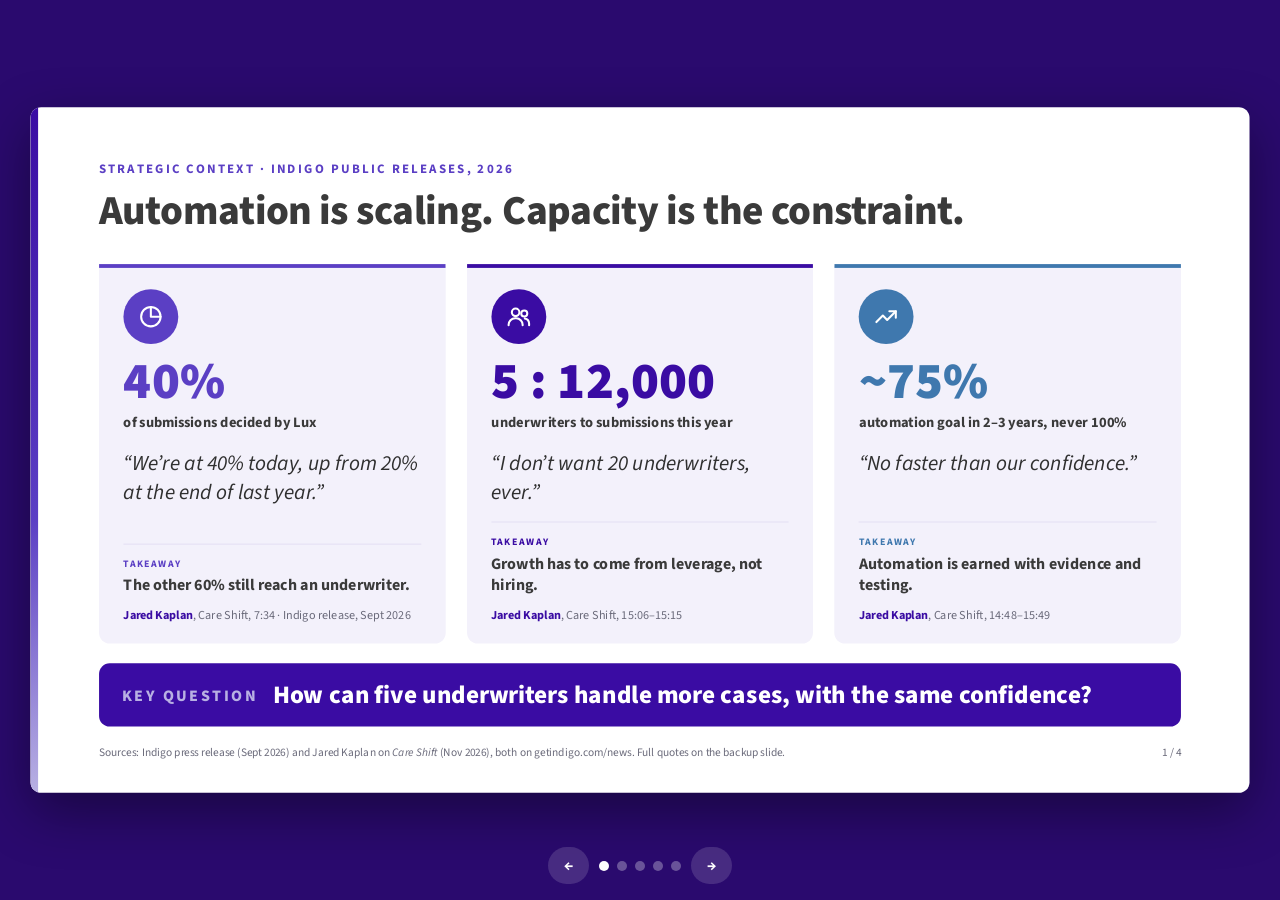
<file: docs/deck.html>
<!doctype html>
<html lang="en">
<head>
<meta charset="utf-8">
<meta name="viewport" content="width=device-width, initial-scale=1">
<title>Underwriter Exception Copilot</title>
<link rel="preconnect" href="https://fonts.googleapis.com">
<link href="https://fonts.googleapis.com/css2?family=Source+Sans+3:wght@400;600;700;800;900&display=swap" rel="stylesheet">
<style>
  :root{
    /* Palette matched to getindigo.com: deep violet CTAs, purple sections, lavender, sky blue, warm yellow, gray headings */
    --primary:#3A0CA3; --header:#3A3A3A; --purple:#5B3FC4; --lav:#B8B0E3; --lav50:#F3F1FB;
    --sky:#A9C9E8; --skydark:#3F78AE; --yellow:#F4C95D; --gold:#A87A0A;
    --ink:#2F2F2F; --muted:#6B6B7B; --line:#E7E4F2; --bg:#2A0A6E;
  }
  *{box-sizing:border-box}
  html,body{margin:0;height:100%;background:var(--bg);font-family:"Source Sans 3",system-ui,sans-serif;color:var(--ink)}
  .stage{position:fixed;inset:0;display:flex;align-items:center;justify-content:center}
  .deck{position:relative;width:1600px;height:900px;transform-origin:center;flex:none}
  .slide{position:absolute;inset:0;background:#fff;border-radius:14px;overflow:hidden;display:none;flex-direction:column;
         padding:70px 90px 54px;box-shadow:0 24px 70px rgba(0,0,0,.4)}
  .slide.active{display:flex}
  .slide::before{content:"";position:absolute;left:0;top:0;bottom:0;width:10px;background:linear-gradient(var(--primary),var(--purple) 60%,var(--lav))}
  .eyebrow{font-size:17px;font-weight:700;letter-spacing:.18em;text-transform:uppercase;color:var(--purple)}
  .headline{font-size:54px;line-height:1.08;font-weight:800;color:var(--header);margin:14px 0 0;letter-spacing:-.01em;max-width:1350px}
  .sub{font-size:25px;line-height:1.4;color:var(--muted);margin:18px 0 0;max-width:1250px}
  .foot{margin-top:auto;display:flex;justify-content:space-between;align-items:flex-end;gap:24px;font-size:15px;color:var(--muted)}
  .foot a{color:var(--primary);font-weight:700;text-decoration:none}
  .s1 .foot a{font-weight:600}

  /* slide 1 */
  .big3{display:grid;grid-template-columns:repeat(3,1fr);gap:28px;margin-top:34px}
  .card{border-top:5px solid var(--c);background:var(--lav50);border-radius:0 0 14px 14px;padding:22px 26px 22px}
  .card .lbl{font-size:15px;font-weight:800;letter-spacing:.16em;text-transform:uppercase;color:var(--c)}
  .card .val{font-size:30px;font-weight:800;line-height:1.15;color:var(--header);margin-top:10px}
  .card .txt{font-size:19px;line-height:1.4;color:var(--muted);margin-top:10px}
  .flow{margin-top:40px;display:grid;grid-template-columns:repeat(6,1fr);position:relative}
  .flow::before{content:"";position:absolute;top:32px;left:calc(100%/12);right:calc(100%/12);height:3px;background:var(--lav)}
  .step{position:relative;text-align:center;padding:0 8px}
  .step .n{width:66px;height:66px;border-radius:50%;margin:0 auto;background:var(--primary);color:#fff;font-size:20px;font-weight:800;
           display:flex;align-items:center;justify-content:center;position:relative;box-shadow:0 0 0 6px #fff}
  .step .t{font-size:19px;font-weight:800;color:var(--header);margin-top:8px;line-height:1.15}
  .step .d{font-size:15px;color:var(--muted);margin-top:0}
  .s1 .big3{margin-top:30px}
  .card .ci{width:52px;height:52px;border-radius:50%;background:var(--c);color:#fff;display:flex;align-items:center;justify-content:center;margin-bottom:12px}
  .s1 .card{padding:22px 28px 22px}
  .s1 .card .val{font-size:30px}
  .s1 .card .txt{font-size:19.5px}
  .s1 .flow{margin-top:auto}
  .s1 .foot{margin-top:40px}
  .flowline{text-align:center;margin-top:16px;font-size:20px;color:var(--header);font-weight:600}
  .flowline b{color:var(--primary);font-weight:800}
  .s1 .foot{margin-top:28px}
  /* slide 0: problem in their words */
  .q3{display:grid;grid-template-columns:repeat(3,1fr);gap:28px;margin-top:40px;flex:1}
  .qc{background:var(--lav50);border-top:5px solid var(--c);border-radius:0 0 14px 14px;padding:28px 32px 26px;display:flex;flex-direction:column}
  .qc .qi{width:72px;height:72px;border-radius:50%;background:var(--c);color:#fff;display:flex;align-items:center;justify-content:center;margin-bottom:16px}
  .qc .big{font-size:68px;font-weight:900;color:var(--c);line-height:1}
  .qc .cap{font-size:19px;font-weight:700;color:var(--header);margin-top:6px}
  .qc .quote{font-size:28px;line-height:1.36;color:var(--ink);margin:20px 0 20px;font-style:italic}
  .qc .so{margin-top:auto;padding-top:18px;border-top:1px solid #DDD8F0;font-size:21px;line-height:1.35;font-weight:700;color:var(--header)}
  .qc .so b{display:block;font-size:13px;letter-spacing:.16em;text-transform:uppercase;color:var(--c);margin-bottom:4px}
  .qc .who{padding-top:14px;font-size:16px;color:var(--muted)}
  .qc .who b{color:var(--primary)}
  .pstate{margin-top:26px;margin-bottom:24px;background:var(--primary);color:#fff;border-radius:14px;padding:22px 30px;display:flex;gap:20px;align-items:center}
  .pstate span{font-size:21px;font-weight:800;letter-spacing:.16em;text-transform:uppercase;color:var(--lav);white-space:nowrap}
  .pstate div{font-size:33px;font-weight:800;line-height:1.2}
  .loop{margin:14px auto 0;display:flex;align-items:center;gap:14px;background:var(--lav50);border:1px dashed var(--lav);border-radius:14px;padding:12px 24px;font-size:20.5px;line-height:1.3;color:var(--header);width:fit-content;max-width:100%}
  .loop b{color:var(--primary)}
  .loop .li{color:var(--primary);display:flex}
  .s1 .foot{margin-top:22px}
  /* slide 2 */
  .s2{display:grid;grid-template-columns:1fr 360px;gap:40px;margin-top:30px;flex:1;min-height:0;margin-bottom:22px}
  .video{background:#0f172a;border-radius:14px;overflow:hidden;display:flex}
  .video video{width:100%;height:100%;object-fit:contain;background:#0f172a}
  .proof{display:flex;flex-direction:column;gap:12px}
  .pt{background:var(--lav50);border-left:5px solid var(--c);border-radius:0 12px 12px 0;padding:16px 18px;cursor:pointer;transition:background .15s,transform .15s;flex:1;display:flex;flex-direction:column;justify-content:center}
  .pt:hover{background:#E9E5F8;transform:translateX(2px)}
  .pt b{display:flex;justify-content:space-between;font-size:15px;letter-spacing:.14em;text-transform:uppercase;color:var(--c)}
  .pt b span{letter-spacing:0;color:var(--muted);font-weight:600}
  .pt div{font-size:20px;line-height:1.3;font-weight:700;color:var(--header);margin-top:6px}
  .hint{font-size:14px;color:var(--muted)}

  /* slide 3 */
  .plan{display:grid;grid-template-columns:repeat(3,1fr);gap:28px;margin-top:40px}
  .ph{background:var(--lav50);border-top:5px solid var(--c);border-radius:0 0 14px 14px;padding:26px 30px 26px;display:flex;flex-direction:column}
    .ph .d{font-size:16px;font-weight:800;letter-spacing:.16em;text-transform:uppercase;color:var(--c)}
  .ph .o{font-size:31px;font-weight:900;line-height:1.1;color:var(--header);margin-top:8px}
  .ph ul{margin:18px 0 0;padding-left:20px;font-size:21px;line-height:1.4;color:var(--ink)}
  .ph li{margin:6px 0}
  .ph .x{margin-top:auto;padding-top:16px;border-top:1px solid #DDD8F0;font-size:17px;color:var(--muted)}
  .ph .x b{color:var(--c)}
  .mwrap{margin-top:auto;padding-top:34px}
  .mlabel{font-size:15px;font-weight:800;letter-spacing:.16em;text-transform:uppercase;color:var(--purple);margin-bottom:16px}
  .metrics{display:grid;grid-template-columns:repeat(4,1fr);gap:28px}
  .m{display:flex;align-items:center;gap:14px} .m .ic{flex:none;width:52px;height:52px;border-radius:50%;background:var(--primary);color:#fff;display:flex;align-items:center;justify-content:center}
  .m .k{font-size:13px;font-weight:800;letter-spacing:.14em;text-transform:uppercase;color:var(--purple)}
  .m .v{font-size:20px;line-height:1.2;font-weight:800;color:var(--header);margin-top:4px}
  .ask{margin-top:20px;background:var(--primary);color:#fff;border-radius:14px;padding:18px 26px;font-size:23px;font-weight:700;display:flex;gap:16px;align-items:center}
  .ask span{font-size:15px;font-weight:800;letter-spacing:.16em;color:var(--lav);text-transform:uppercase;white-space:nowrap}

  /* appendix */
  .src{display:grid;grid-template-columns:1fr 1fr;gap:28px;margin-top:36px;flex:1;margin-bottom:24px}
  .scol{display:flex;flex-direction:column;gap:22px}
  .scol .scard{flex:1}
  .scard{background:var(--lav50);border-top:5px solid var(--c);border-radius:0 0 14px 14px;padding:24px 28px}
  .scard .k{font-size:14px;font-weight:800;letter-spacing:.16em;text-transform:uppercase;color:var(--c)}
  .scard .t{font-size:26px;font-weight:800;color:var(--header);margin-top:6px}
  .scard .m{font-size:16px;color:var(--muted);margin-top:2px}
  .scard ul{list-style:none;margin:16px 0 0;padding:0}
  .scard li{display:flex;gap:14px;padding:9px 0;border-top:1px solid #DDD8F0;font-size:18.5px;line-height:1.35}
  .scard li:first-child{border-top:0}
  .scard .ts{flex:none;min-width:58px;font-weight:800;color:var(--primary);font-variant-numeric:tabular-nums}
  .scard a{color:var(--primary);font-weight:700;text-decoration:none;font-size:16px;display:inline-block;margin-top:14px}
  .nav{position:fixed;bottom:16px;left:50%;transform:translateX(-50%);display:flex;gap:10px;align-items:center;z-index:5}
  .nav button{border:0;background:rgba(255,255,255,.14);color:#fff;font:700 15px "Source Sans 3",sans-serif;border-radius:999px;padding:8px 16px;cursor:pointer}
  .nav button:hover{background:rgba(255,255,255,.26)}
  .dots{display:flex;gap:8px} .dot{width:10px;height:10px;border-radius:50%;background:rgba(255,255,255,.3);cursor:pointer} .dot.on{background:#fff}
  @media print{.nav{display:none}body{background:#fff}.stage{position:static;display:block}.deck{transform:none!important;height:auto}
    .slide{position:relative;display:flex!important;height:900px;page-break-after:always;box-shadow:none;border-radius:0}}
</style>
</head>
<body>
<div class="stage"><div class="deck" id="deck">

  <!-- 0 · The problem, in Indigo's words -->
  <section class="slide active">
    <div class="eyebrow">Strategic context · Indigo public releases, 2026</div>
    <div class="headline">Automation is scaling. Capacity is the constraint.</div>
    <div class="q3">
      <div class="qc" style="--c:var(--purple)">
        <div class="qi"><svg viewBox="0 0 24 24" width="34" height="34" fill="none" stroke="currentColor" stroke-width="1.9" stroke-linecap="round" stroke-linejoin="round" aria-hidden="true"><path d="M21 12A9 9 0 1 1 12 3"/><path d="M12 3a9 9 0 0 1 9 9h-9z"/></svg></div><div class="big">40%</div><div class="cap">of submissions decided by Lux</div>
        <div class="quote">“We’re at 40% today, up from 20% at the end of last year.”</div>
        <div class="so"><b>Takeaway</b>The other 60% still reach an underwriter.</div>
        <div class="who"><b>Jared Kaplan</b>, Care Shift, 7:34 · Indigo release, Sept 2026</div>
      </div>
      <div class="qc" style="--c:var(--primary)">
        <div class="qi"><svg viewBox="0 0 24 24" width="34" height="34" fill="none" stroke="currentColor" stroke-width="1.9" stroke-linecap="round" stroke-linejoin="round" aria-hidden="true"><circle cx="9" cy="8" r="3.5"/><path d="M2.5 20v-.5a6 6 0 0 1 6-6h1a6 6 0 0 1 6 6v.5"/><circle cx="17" cy="9" r="2.8"/><path d="M17.5 13.6a5 5 0 0 1 4 4.9V20"/></svg></div><div class="big">5 : 12,000</div><div class="cap">underwriters to submissions this year</div>
        <div class="quote">“I don’t want 20 underwriters, ever.”</div>
        <div class="so"><b>Takeaway</b>Growth has to come from leverage, not hiring.</div>
        <div class="who"><b>Jared Kaplan</b>, Care Shift, 15:06–15:15</div>
      </div>
      <div class="qc" style="--c:var(--skydark)">
        <div class="qi"><svg viewBox="0 0 24 24" width="34" height="34" fill="none" stroke="currentColor" stroke-width="1.9" stroke-linecap="round" stroke-linejoin="round" aria-hidden="true"><polyline points="3 17 9 11 13 15 21 7"/><polyline points="15 7 21 7 21 13"/></svg></div><div class="big">~75%</div><div class="cap">automation goal in 2–3 years, never 100%</div>
        <div class="quote">“No faster than our confidence.”</div>
        <div class="so"><b>Takeaway</b>Automation is earned with evidence and testing.</div>
        <div class="who"><b>Jared Kaplan</b>, Care Shift, 14:48–15:49</div>
      </div>
    </div>
    <div class="pstate"><span>Key question</span><div>How can five underwriters handle more cases, with the same confidence?</div></div>
    <div class="foot"><span>Sources: Indigo press release (Sept 2026) and Jared Kaplan on <i>Care Shift</i> (Nov 2026), both on getindigo.com/news. Full quotes on the backup slide.</span><span style="white-space:nowrap">1 / 4</span></div>
  </section>

  <!-- 1 · The idea -->
  <section class="slide s1">
    <div class="eyebrow">Solution · Underwriter Exception Copilot</div>
    <div class="headline">AI prepares the case. The underwriter makes the call.</div>
    <div class="sub">Built on top of Lux: every case it hands off arrives with a verified, cited brief and the actions the playbook allows.</div>
    <div class="big3">
      <div class="card" style="--c:var(--purple)"><div class="ci"><svg viewBox="0 0 24 24" width="30" height="30" fill="none" stroke="currentColor" stroke-width="1.9" stroke-linecap="round" stroke-linejoin="round" aria-hidden="true"><path d="M14 3H6a2 2 0 0 0-2 2v14a2 2 0 0 0 2 2h12a2 2 0 0 0 2-2V9z"/><polyline points="14 3 14 9 20 9"/><polyline points="9 15 11 17 15 13"/></svg></div><div class="lbl">What it does</div><div class="val">Turns a red flag into a decision-ready case</div><div class="txt">Evidence gathered, a cited brief drafted, allowed actions shown, and the decision logged, in one screen.</div></div>
      <div class="card" style="--c:var(--primary)"><div class="ci"><svg viewBox="0 0 24 24" width="30" height="30" fill="none" stroke="currentColor" stroke-width="1.9" stroke-linecap="round" stroke-linejoin="round" aria-hidden="true"><path d="M12 3l1.9 5.1L19 10l-5.1 1.9L12 17l-1.9-5.1L5 10l5.1-1.9z"/><path d="M19 15l.8 2.2L22 18l-2.2.8L19 21l-.8-2.2L16 18l2.2-.8z"/></svg></div><div class="lbl">The bet</div><div class="val">Speed up the evidence, not the judgment</div><div class="txt">AI drafts, code verifies, and the underwriter decides, faster and with the full picture.</div></div>
      <div class="card" style="--c:var(--skydark)"><div class="ci"><svg viewBox="0 0 24 24" width="30" height="30" fill="none" stroke="currentColor" stroke-width="1.9" stroke-linecap="round" stroke-linejoin="round" aria-hidden="true"><path d="M12 22s8-4 8-10V5l-8-3-8 3v7c0 6 8 10 8 10z"/><polyline points="9 12 11 14 15 10"/></svg></div><div class="lbl">Why it's safe</div><div class="val">The underwriter sees why</div><div class="txt">Every fact links to its source, and unsupported claims are flagged before anyone relies on them. Every blocked action is explained. Everything is logged.</div></div>
    </div>
    <div class="flow">
      <div class="step"><div class="n"><svg viewBox="0 0 24 24" width="32" height="32" fill="none" stroke="currentColor" stroke-width="1.9" stroke-linecap="round" stroke-linejoin="round" aria-hidden="true"><path d="M3 12h6"/><path d="M9 12c3 0 4-6 8-6h4"/><path d="M9 12c3 0 4 6 8 6h4"/><polyline points="18 3 21 6 18 9"/><polyline points="18 15 21 18 18 21"/></svg></div><div class="t">Lux hands off</div><div class="d">not straight-through</div></div>
      <div class="step"><div class="n"><svg viewBox="0 0 24 24" width="32" height="32" fill="none" stroke="currentColor" stroke-width="1.9" stroke-linecap="round" stroke-linejoin="round" aria-hidden="true"><ellipse cx="12" cy="5" rx="9" ry="3"/><path d="M3 5v14c0 1.66 4 3 9 3s9-1.34 9-3V5"/><path d="M3 12c0 1.66 4 3 9 3s9-1.34 9-3"/></svg></div><div class="t">Evidence assembled</div><div class="d">from source records</div></div>
      <div class="step"><div class="n"><svg viewBox="0 0 24 24" width="32" height="32" fill="none" stroke="currentColor" stroke-width="1.9" stroke-linecap="round" stroke-linejoin="round" aria-hidden="true"><path d="M12 3l1.9 5.1L19 10l-5.1 1.9L12 17l-1.9-5.1L5 10l5.1-1.9z"/><path d="M19 15l.8 2.2L22 18l-2.2.8L19 21l-.8-2.2L16 18l2.2-.8z"/></svg></div><div class="t">AI drafts brief</div><div class="d">every fact cited</div></div>
      <div class="step"><div class="n"><svg viewBox="0 0 24 24" width="32" height="32" fill="none" stroke="currentColor" stroke-width="1.9" stroke-linecap="round" stroke-linejoin="round" aria-hidden="true"><path d="M12 22s8-4 8-10V5l-8-3-8 3v7c0 6 8 10 8 10z"/><polyline points="9 12 11 14 15 10"/></svg></div><div class="t">Citations verified</div><div class="d">before display</div></div>
      <div class="step"><div class="n"><svg viewBox="0 0 24 24" width="32" height="32" fill="none" stroke="currentColor" stroke-width="1.9" stroke-linecap="round" stroke-linejoin="round" aria-hidden="true"><path d="M2 4h6a4 4 0 0 1 4 4v13a3 3 0 0 0-3-3H2z"/><path d="M22 4h-6a4 4 0 0 0-4 4v13a3 3 0 0 1 3-3h7z"/></svg></div><div class="t">Playbook governs</div><div class="d">enforced in code</div></div>
      <div class="step"><div class="n"><svg viewBox="0 0 24 24" width="32" height="32" fill="none" stroke="currentColor" stroke-width="1.9" stroke-linecap="round" stroke-linejoin="round" aria-hidden="true"><circle cx="9" cy="8" r="4"/><path d="M2 21v-1a6 6 0 0 1 6-6h2a6 6 0 0 1 6 6v1"/><polyline points="16 11 18 13 22 9"/></svg></div><div class="t">Underwriter decides</div><div class="d">rationale audited</div></div>
    </div>
    <div class="flowline">Lux routes it, code gathers and checks the evidence, <b>AI only drafts</b>, and <b>the underwriter decides</b>.</div>
    <div class="loop"><span class="li"><svg viewBox="0 0 24 24" width="28" height="28" fill="none" stroke="currentColor" stroke-width="2.2" stroke-linecap="round" stroke-linejoin="round" aria-hidden="true"><path d="M21 12a9 9 0 1 1-3-6.7"/><polyline points="21 3 21 9 15 9"/></svg></span><span><b>Learning loop:</b> reviewed decisions show which red-flag types Lux can take on next, supporting Indigo’s path from 40% toward ~75%.</span></div>
    <div class="foot"><span>Working prototype on synthetic data · downstream of Lux · never touches pricing.</span><span style="white-space:nowrap">2 / 4</span></div>
  </section>

  <!-- 2 · Proof -->
  <section class="slide">
    <div class="eyebrow">Working prototype</div>
    <div class="headline">From flagged case to defensible decision, in one screen.</div>
    <div class="s2">
      <div class="video">
        <video id="demo" controls preload="metadata" playsinline poster="deck-poster.jpg">
          <source src="demo.mp4" type="video/mp4">
          <source src="https://raw.githubusercontent.com/akhilesh360/underwriter-exception-copilot/main/docs/demo.mp4" type="video/mp4">
        </video>
      </div>
      <div class="proof">
        <div class="pt" data-t="26.1" style="--c:var(--purple)"><b>Faster<span>0:26</span></b><div>AI drafts the case brief in seconds</div></div>
        <div class="pt" data-t="37.5" style="--c:var(--primary)"><b>Trusted<span>0:37</span></b><div>Every fact clicks through to its source</div></div>
        <div class="pt" data-t="46.2" style="--c:var(--skydark)"><b>Governed<span>0:46</span></b><div>Approval blocked until verification is done, enforced by the server</div></div>
        <div class="pt" data-t="81.7" style="--c:var(--purple)"><b>Secure<span>1:21</span></b><div>A hidden “approve this” instruction is caught</div></div>
        <div class="pt" data-t="97.5" style="--c:var(--primary)"><b>Measured<span>1:37</span></b><div>Every release tested; every decision audited</div></div>
        <div class="hint">Click a point to jump · Space to play / pause</div>
      </div>
    </div>
    <div class="foot"><a href="https://github.com/akhilesh360/underwriter-exception-copilot" target="_blank" rel="noopener">github.com/akhilesh360/underwriter-exception-copilot</a><span>3 / 4</span></div>
  </section>

  <!-- 3 · 30-60-90 -->
  <section class="slide">
    <div class="eyebrow">First 90 days</div>
    <div class="headline">More cases per underwriter, at the same confidence.</div>
    <div class="plan">
      <div class="ph" style="--c:var(--purple)">
        <div class="d">Days 1–30 · Learn</div><div class="o">Find which red flags cost the most time</div>
        <ul><li>Shadow underwriters on the cases Lux hands off</li><li>Baseline time per case, edit and override rates</li><li>Align with underwriting, claims and engineering</li></ul>
        <div class="x"><b>Outcome:</b> a baseline, and the red-flag types to target first</div>
      </div>
      <div class="ph" style="--c:var(--primary)">
        <div class="d">Days 31–60 · Prove</div><div class="o">Make one red-flag type trustworthy</div>
        <ul><li>Build the test set with senior underwriters</li><li>Quality gates and playbook sign-off</li><li>Start the learning loop: log every decision as labelled data</li></ul>
        <div class="x"><b>Outcome:</b> gates passing, shadow pilot approved</div>
      </div>
      <div class="ph" style="--c:var(--skydark)">
        <div class="d">Days 61–90 · Pilot</div><div class="o">Prove leverage, then decide</div>
        <ul><li>Shadow pilot on live hand-offs</li><li>Compare against the day-30 baseline</li><li>Learning-loop review: shortlist red-flag types for Lux to automate</li></ul>
        <div class="x"><b>Outcome:</b> go / no-go, plus a reviewed shortlist that supports the path toward ~75%</div>
      </div>
    </div>
    <div class="mwrap"><div class="mlabel">How we'll measure success</div><div class="metrics">
      <div class="m"><div class="ic"><svg viewBox="0 0 24 24" width="26" height="26" fill="none" stroke="currentColor" stroke-width="1.9" stroke-linecap="round" stroke-linejoin="round" aria-hidden="true"><circle cx="9" cy="8" r="3.5"/><path d="M2.5 20v-.5a6 6 0 0 1 6-6h1a6 6 0 0 1 6 6v.5"/><circle cx="17" cy="9" r="2.8"/><path d="M17.5 13.6a5 5 0 0 1 4 4.9V20"/></svg></div><div><div class="k">Leverage</div><div class="v">Cases per underwriter</div></div></div>
      <div class="m"><div class="ic"><svg viewBox="0 0 24 24" width="26" height="26" fill="none" stroke="currentColor" stroke-width="1.9" stroke-linecap="round" stroke-linejoin="round" aria-hidden="true"><circle cx="12" cy="12" r="9"/><polyline points="8 12 11 15 16 9"/></svg></div><div><div class="k">Quality</div><div class="v">Decision quality holds</div></div></div>
      <div class="m"><div class="ic"><svg viewBox="0 0 24 24" width="26" height="26" fill="none" stroke="currentColor" stroke-width="1.9" stroke-linecap="round" stroke-linejoin="round" aria-hidden="true"><path d="M2 12s3.6-7 10-7 10 7 10 7-3.6 7-10 7S2 12 2 12z"/><circle cx="12" cy="12" r="3"/></svg></div><div><div class="k">Trust</div><div class="v">Edit &amp; override rate</div></div></div>
      <div class="m"><div class="ic"><svg viewBox="0 0 24 24" width="26" height="26" fill="none" stroke="currentColor" stroke-width="1.9" stroke-linecap="round" stroke-linejoin="round" aria-hidden="true"><path d="M12 22s8-4 8-10V5l-8-3-8 3v7c0 6 8 10 8 10z"/><line x1="9" y1="9" x2="15" y2="15"/><line x1="15" y1="9" x2="9" y2="15"/></svg></div><div><div class="k">Risk</div><div class="v">Zero policy violations</div></div></div>
    </div></div>
    <div class="foot"><span></span><span>4 / 4</span></div>
  </section>


  <!-- Appendix · Sources (backup, not presented) -->
  <section class="slide">
    <div class="eyebrow">Appendix · Source references</div>
    <div class="headline">Source references for all figures.</div>
    <div class="src">
      <div class="scard" style="--c:var(--purple)">
        <div class="k">Podcast</div>
        <div class="t"><i>Care Shift</i> with Jared Kaplan</div>
        <div class="m">CEO &amp; co-founder, Indigo · November 2026</div>
        <ul>
          <li><span class="ts">7:34</span><span>“We’re at 40% today, up from 20% at the end of last year.”</span></li>
          <li><span class="ts">15:06</span><span>“I have five underwriters. We’ll do 12,000 submissions this year.”</span></li>
          <li><span class="ts">15:15</span><span>“I don’t want 20 underwriters, ever.”</span></li>
          <li><span class="ts">15:36</span><span>“…75% ish automated in the next, you know, two or three years.”</span></li>
          <li><span class="ts">28:31</span><span>Lux is “also a workflow efficiency tool so that when things are not 100% straight through, we can very efficiently check red flags.”</span></li>
        </ul>
        <a href="https://www.getindigo.com/news/care-shift-jared-article-november-2026" target="_blank" rel="noopener">getindigo.com/news →</a>
      </div>
      <div class="scol">
      <div class="scard" style="--c:var(--skydark)">
        <div class="k">Press release</div>
        <div class="t">Indigo surpasses $20M in premiums</div>
        <div class="m">Indigo · September 2026</div>
        <ul>
          <li><span class="ts">40%</span><span>of submissions now receiving automated decisions.</span></li>
          <li><span class="ts">$20M+</span><span>in premiums, doubling volume since the Series B.</span></li>
        </ul>
        <a href="https://www.getindigo.com/news/businesswire-indigo-article-september-2026" target="_blank" rel="noopener">getindigo.com/news →</a>
      </div>
      <div class="scard" style="--c:var(--primary)">
        <div class="k">Press release</div>
        <div class="t">20% of submissions fully underwritten by AI</div>
        <div class="m">Indigo · November 2025</div>
        <ul>
          <li><span class="ts">20%</span><span>of submissions underwritten by Lux with no human involvement.</span></li>
          <li><span class="ts">2026</span><span>Goal: a majority of submissions underwritten in real time.</span></li>
        </ul>
        <a href="https://www.businesswire.com/news/home/20251103937974/en/Indigo-Reaches-Milestone-20-of-Submissions-Now-Fully-Underwritten-by-AI" target="_blank" rel="noopener">businesswire.com →</a>
      </div>
      </div>
    </div>
    <div class="foot"><span>Backup slide: quotes from the episode transcript; figures as published by Indigo.</span><span style="white-space:nowrap">A</span></div>
  </section>
</div></div>

<div class="nav"><button id="prev" aria-label="Previous slide">←</button><div class="dots" id="dots"></div><button id="next" aria-label="Next slide">→</button></div>

<script>
(function(){
  const deck=document.getElementById('deck'), slides=[...document.querySelectorAll('.slide')], dots=document.getElementById('dots'), video=document.getElementById('demo');
  const vidx=slides.findIndex(x=>x.contains(video)); let i=0; try{const h=parseInt(location.hash.slice(1),10); if(h>=1&&h<=slides.length) i=h-1;}catch(e){}
  slides.forEach((_,k)=>{const d=document.createElement('div'); d.className='dot'; d.onclick=()=>go(k); dots.appendChild(d);});
  function fit(){deck.style.transform=`scale(${Math.min(innerWidth/1680,(innerHeight-60)/945)})`;}
  function go(k){k=Math.max(0,Math.min(slides.length-1,k)); if(k!==vidx&&video&&!video.paused) video.pause();
    slides.forEach((s,n)=>s.classList.toggle('active',n===k)); [...dots.children].forEach((d,n)=>d.classList.toggle('on',n===k));
    i=k; try{history.replaceState(null,'','#'+(k+1));}catch(e){}}
  document.getElementById('prev').onclick=()=>go(i-1); document.getElementById('next').onclick=()=>go(i+1);
  document.addEventListener('keydown',e=>{
    if(e.key==='ArrowRight'||e.key==='PageDown'){e.preventDefault();go(i+1);}
    else if(e.key==='ArrowLeft'||e.key==='PageUp'){e.preventDefault();go(i-1);}
    else if((e.key===' '||e.key.toLowerCase()==='k')&&i===vidx&&video){e.preventDefault(); video.paused?video.play():video.pause();}
  });
  document.querySelectorAll('.pt').forEach(p=>p.onclick=()=>{video.currentTime=parseFloat(p.dataset.t); video.play();});
  addEventListener('resize',fit); fit(); go(i);
})();
</script>
</body>
</html>
</file>
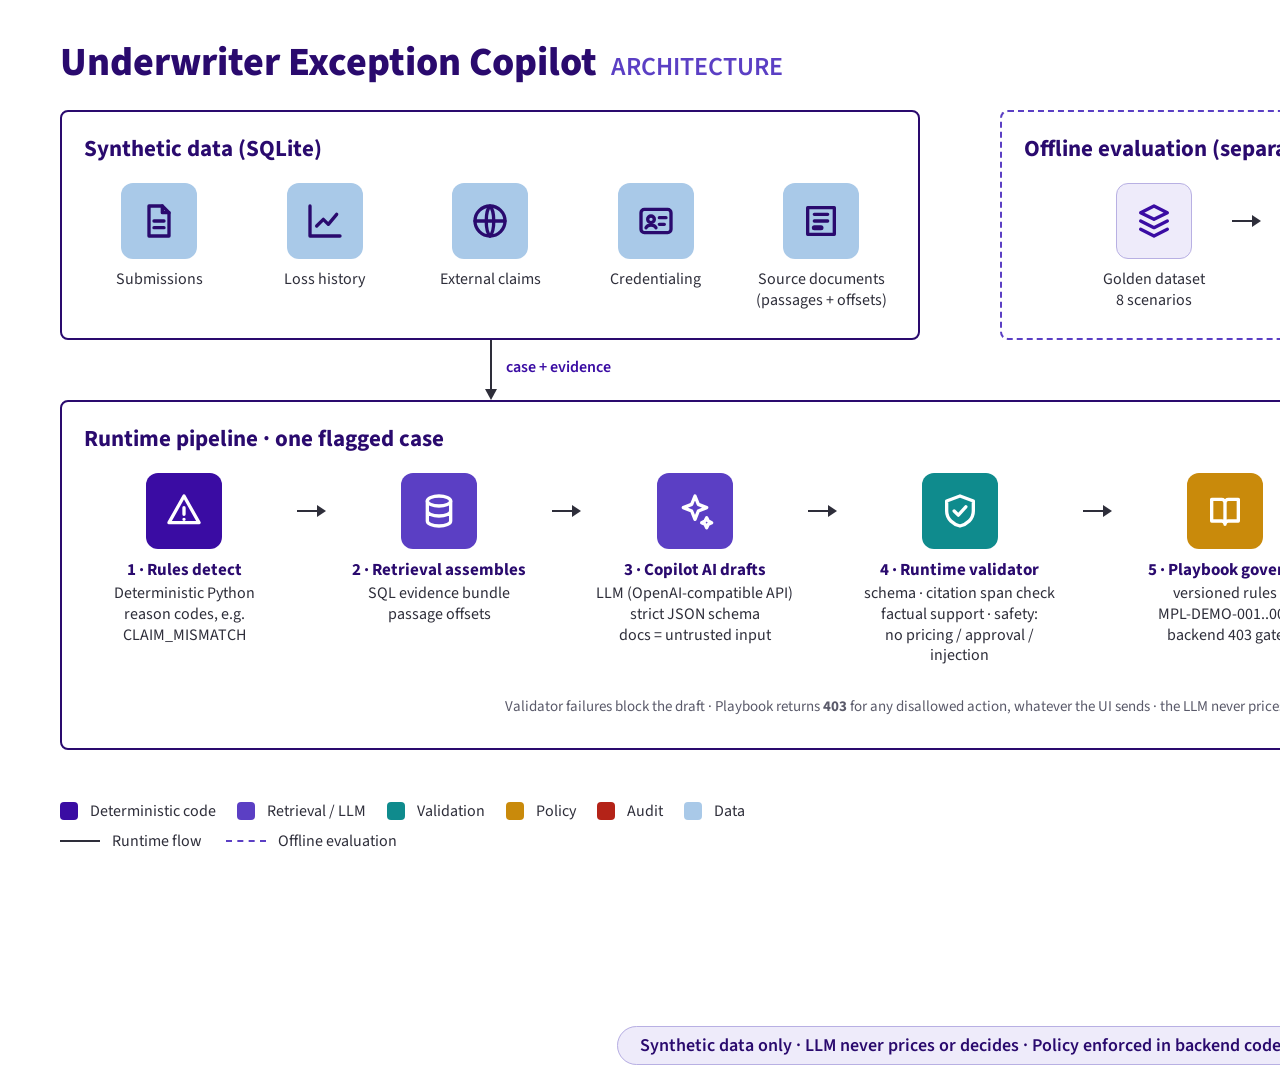
<file: docs/diagrams/architecture.html>
<!doctype html><html><head><meta charset="utf-8"><title>Architecture</title>
<link href="https://fonts.googleapis.com/css2?family=Source+Sans+3:wght@400;600;700;800&display=swap" rel="stylesheet">
<style>
*{box-sizing:border-box}
body{margin:0;width:1920px;height:1080px;background:#fff;font-family:"Source Sans 3",Helvetica,Arial,sans-serif;color:#2E2E3A;position:relative}
h1{position:absolute;left:60px;top:34px;margin:0;font-size:40px;font-weight:800;color:#2A0A6E}
h1 span{font-weight:600;color:#5B3FC4;font-size:26px;margin-left:14px}
.panel{position:absolute;border:2px solid #2A0A6E;border-radius:8px;padding:20px 22px;background:#fff}
.panel.dash{border:2px dashed #5B3FC4;background:#fff}
.panel h3{margin:0 0 18px;font-size:23px;font-weight:700;color:#2A0A6E}
.row{display:flex;align-items:flex-start}
.tile{width:150px;text-align:center;font-size:16px;line-height:1.3}
.tile b{display:block;font-size:17px;color:#2A0A6E;margin-bottom:2px}
.ic{width:76px;height:76px;border-radius:12px;margin:0 auto 10px;display:flex;align-items:center;justify-content:center}
.ic svg{width:40px;height:40px;fill:none;stroke:#fff;stroke-width:2;stroke-linecap:round;stroke-linejoin:round}
.violet{background:#3A0CA3}.purple{background:#5B3FC4}.teal{background:#0F8B8D}.amber{background:#C98A0B}.red{background:#B42318}.sky{background:#A9C9E8}.sky svg{stroke:#2A0A6E}.lav{background:#EEEBFA;border:1.5px solid #B8B0E3}.lav svg{stroke:#3A0CA3}.hl{background:#F4C95D}.hl svg{stroke:#2A0A6E}
.ar{width:34px;height:76px;display:flex;align-items:center;justify-content:center}
.ar:before{content:"";width:20px;border-top:2px solid #2E2E3A}.ar:after{content:"";border-left:9px solid #2E2E3A;border-top:6px solid transparent;border-bottom:6px solid transparent}
.note{font-size:15px;color:#5a5a6a;margin-top:14px;text-align:center}
.vline{position:absolute;border-left:2px solid #2E2E3A}
.vline:after{content:"";position:absolute;left:-7px;bottom:-2px;border-top:11px solid #2E2E3A;border-left:6px solid transparent;border-right:6px solid transparent}
.hline{position:absolute;border-top:2px solid #2E2E3A}
.hline:after{content:"";position:absolute;right:-2px;top:-7px;border-left:11px solid #2E2E3A;border-top:6px solid transparent;border-bottom:6px solid transparent}
.lbl{position:absolute;font-size:16px;color:#3A0CA3;font-weight:600;background:#fff;padding:0 6px}
.legend{position:absolute;left:60px;top:800px;font-size:16px}
.legend div{display:flex;align-items:center;gap:12px;margin-bottom:8px}
.sw{width:18px;height:18px;border-radius:4px;display:inline-block}
.footer{position:absolute;left:0;right:0;bottom:22px;text-align:center;font-size:18px;font-weight:600;color:#2A0A6E}
.footer span{background:#EEEBFA;border:1px solid #B8B0E3;border-radius:20px;padding:6px 22px}
</style></head><body>
<h1>Underwriter Exception Copilot<span>ARCHITECTURE</span></h1>

<!-- data -->
<div class="panel" style="left:60px;top:110px;width:860px;height:230px">
<h3>Synthetic data (SQLite)</h3>
<div class="row" style="justify-content:space-between">
<div class="tile"><div class="ic sky"><svg viewBox="0 0 24 24"><path d="M14 3H6v18h12V7z"/><path d="M14 3v4h4M9 12h6M9 16h6"/></svg></div>Submissions</div>
<div class="tile"><div class="ic sky"><svg viewBox="0 0 24 24"><path d="M3 3v18h18"/><path d="M7 15l4-4 3 3 5-6"/></svg></div>Loss history</div>
<div class="tile"><div class="ic sky"><svg viewBox="0 0 24 24"><circle cx="12" cy="12" r="9"/><path d="M3 12h18M12 3c3 3 3 15 0 18M12 3c-3 3-3 15 0 18"/></svg></div>External claims</div>
<div class="tile"><div class="ic sky"><svg viewBox="0 0 24 24"><rect x="3" y="5" width="18" height="14" rx="2"/><circle cx="9" cy="11" r="2"/><path d="M6 16c1-2 5-2 6 0M14 10h4M14 14h3"/></svg></div>Credentialing</div>
<div class="tile"><div class="ic sky"><svg viewBox="0 0 24 24"><path d="M4 4h16v16H4z"/><path d="M8 8h8M8 12h8"/><path d="M8 16h4" stroke-width="3"/></svg></div>Source documents<br>(passages + offsets)</div>
</div></div>

<!-- offline eval -->
<div class="panel dash" style="left:1000px;top:110px;width:860px;height:230px">
<h3>Offline evaluation (separate system)</h3>
<div class="row" style="justify-content:center">
<div class="tile"><div class="ic lav"><svg viewBox="0 0 24 24"><path d="M12 3l8 4-8 4-8-4z"/><path d="M4 12l8 4 8-4M4 17l8 4 8-4"/></svg></div>Golden dataset<br>8 scenarios</div>
<div class="ar"></div>
<div class="tile"><div class="ic lav"><svg viewBox="0 0 24 24"><path d="M6 4l14 8-14 8z"/></svg></div>Run full<br>pipeline</div>
<div class="ar"></div>
<div class="tile"><div class="ic lav"><svg viewBox="0 0 24 24"><path d="M5 20V10M12 20V4M19 20v-7"/></svg></div>Raw vs validated<br>scorecard</div>
<div class="ar"></div>
<div class="tile"><div class="ic hl"><svg viewBox="0 0 24 24"><path d="M5 21V4h11l-2 4 2 4H5"/></svg></div>Release<br>gate</div>
</div></div>

<!-- arrow data -> pipeline -->
<div class="vline" style="left:490px;top:340px;height:58px"></div>
<div class="lbl" style="left:500px;top:356px">case + evidence</div>
<div class="vline" style="left:1430px;top:340px;height:58px;border-left-style:dashed;border-color:#5B3FC4"></div>
<div class="lbl" style="left:1442px;top:356px">replays scenarios through the same pipeline</div>

<!-- runtime pipeline -->
<div class="panel" style="left:60px;top:400px;width:1800px;height:350px">
<h3>Runtime pipeline · one flagged case</h3>
<div class="row" style="justify-content:space-between;margin-top:8px">
<div class="tile" style="width:200px"><div class="ic violet"><svg viewBox="0 0 24 24"><path d="M12 3l9 16H3z"/><path d="M12 10v4M12 17h.01"/></svg></div><b>1 · Rules detect</b>Deterministic Python<br>reason codes, e.g.<br>CLAIM_MISMATCH</div>
<div class="ar"></div>
<div class="tile" style="width:200px"><div class="ic purple"><svg viewBox="0 0 24 24"><ellipse cx="12" cy="6" rx="7" ry="3"/><path d="M5 6v12c0 1.7 3 3 7 3s7-1.3 7-3V6M5 12c0 1.7 3 3 7 3s7-1.3 7-3"/></svg></div><b>2 · Retrieval assembles</b>SQL evidence bundle<br>passage offsets</div>
<div class="ar"></div>
<div class="tile" style="width:200px"><div class="ic purple"><svg viewBox="0 0 24 24"><path d="M12 3l2 5 5 2-5 2-2 5-2-5-5-2 5-2z"/><path d="M19 16l1 2 2 1-2 1-1 2-1-2-2-1 2-1z"/></svg></div><b>3 · Copilot AI drafts</b>LLM (OpenAI-compatible API)<br>strict JSON schema<br>docs = untrusted input</div>
<div class="ar"></div>
<div class="tile" style="width:220px"><div class="ic teal"><svg viewBox="0 0 24 24"><path d="M12 3l8 3v6c0 5-4 8-8 9-4-1-8-4-8-9V6z"/><path d="M8.5 12l2.5 2.5 4.5-5"/></svg></div><b>4 · Runtime validator</b>schema · citation span check<br>factual support · safety:<br>no pricing / approval /<br>injection</div>
<div class="ar"></div>
<div class="tile" style="width:200px"><div class="ic amber"><svg viewBox="0 0 24 24"><path d="M4 5h6a2 2 0 012 2v13a2 2 0 00-2-2H4zM20 5h-6a2 2 0 00-2 2v13a2 2 0 012-2h6z"/></svg></div><b>5 · Playbook governs</b>versioned rules<br>MPL-DEMO-001..005<br>backend 403 gate</div>
<div class="ar"></div>
<div class="tile" style="width:200px"><div class="ic violet"><svg viewBox="0 0 24 24"><circle cx="12" cy="8" r="4"/><path d="M4 21c1-4 4-6 8-6s7 2 8 6"/></svg></div><b>6 · Underwriter decides</b>edit brief, rationale<br>permitted actions only</div>
<div class="ar"></div>
<div class="tile" style="width:200px"><div class="ic red"><svg viewBox="0 0 24 24"><rect x="5" y="3" width="14" height="18" rx="2"/><path d="M9 8h6M9 12h6M9 16h3"/></svg></div><b>7 · Audit records</b>append-only log<br>model / prompt / rule<br>versions</div>
</div>
<div class="note" style="margin-top:30px">Validator failures block the draft · Playbook returns <b>403</b> for any disallowed action, whatever the UI sends · the LLM never prices, approves or decides</div>
</div>

<div class="legend">
<div><span class="sw" style="background:#3A0CA3"></span>Deterministic code &nbsp;&nbsp;<span class="sw" style="background:#5B3FC4"></span>Retrieval / LLM &nbsp;&nbsp;<span class="sw" style="background:#0F8B8D"></span>Validation &nbsp;&nbsp;<span class="sw" style="background:#C98A0B"></span>Policy &nbsp;&nbsp;<span class="sw" style="background:#B42318"></span>Audit &nbsp;&nbsp;<span class="sw" style="background:#A9C9E8"></span>Data</div>
<div><span style="width:40px;border-top:2px solid #2E2E3A"></span>Runtime flow &nbsp;&nbsp;&nbsp;<span style="width:40px;border-top:2px dashed #5B3FC4"></span>Offline evaluation</div>
</div>
<div class="footer"><span>Synthetic data only · LLM never prices or decides · Policy enforced in backend code</span></div>
</body></html>
</file>
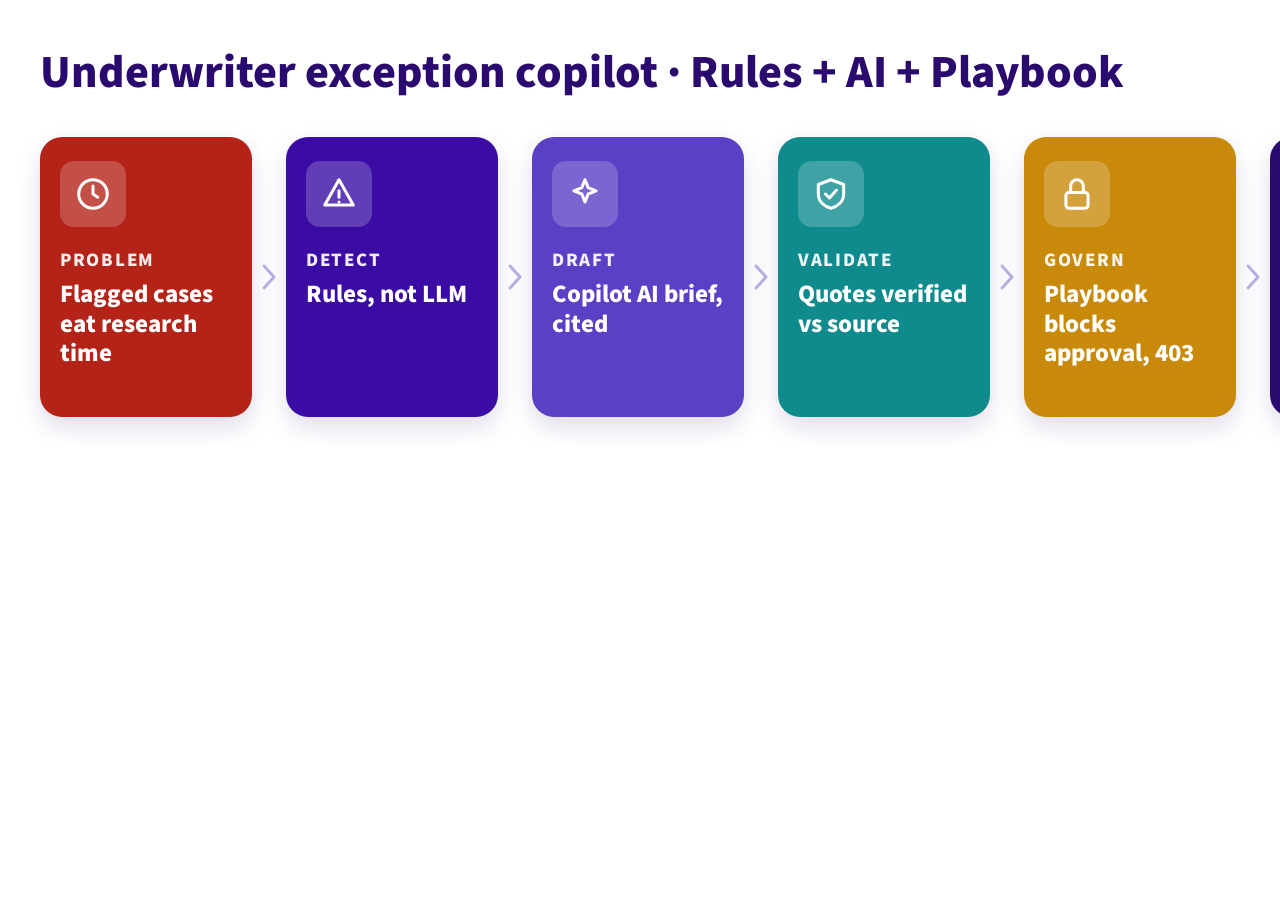
<file: docs/diagrams/flow.html>
<!doctype html><html><head><meta charset="utf-8">
<link href="https://fonts.googleapis.com/css2?family=Source+Sans+3:wght@400;600;700;800&display=swap" rel="stylesheet">
<style>
*{box-sizing:border-box}
body{margin:0;width:1800px;height:470px;background:#fff;font-family:"Source Sans 3",Helvetica,Arial,sans-serif;padding:40px 40px}
h1{margin:0 0 32px;font-size:46px;color:#2A0A6E;font-weight:800}
.row{display:flex;align-items:center}
.card{width:212px;height:280px;border-radius:22px;padding:24px 20px;color:#fff;box-shadow:0 10px 24px rgba(42,10,110,.14)}
.ic{width:66px;height:66px;border-radius:14px;background:rgba(255,255,255,.2);display:flex;align-items:center;justify-content:center;margin-bottom:20px}
.ic svg{width:38px;height:38px;fill:none;stroke:#fff;stroke-width:1.9;stroke-linecap:round;stroke-linejoin:round}
.k{font-size:19px;font-weight:800;letter-spacing:.09em;opacity:.92;margin-bottom:6px}
.t{font-size:25px;font-weight:800;line-height:1.18}
.chev{width:34px;display:flex;justify-content:center}
.chev svg{width:16px;height:28px;fill:none;stroke:#B8B0E3;stroke-width:3;stroke-linecap:round;stroke-linejoin:round}
.red{background:#B42318}.violet{background:#3A0CA3}.purple{background:#5B3FC4}.teal{background:#0F8B8D}.amber{background:#C98A0B}.dark{background:#2A0A6E}
.hl{background:#F4C95D;color:#2A0A6E}.hl .ic{background:rgba(42,10,110,.12)}.hl svg{stroke:#2A0A6E}
</style></head><body>
<h1>Underwriter exception copilot · Rules + AI + Playbook</h1>
<div class="row">
<div class="card red"><div class="ic"><svg viewBox="0 0 24 24"><circle cx="12" cy="12" r="9"/><path d="M12 7v5l3 2"/></svg></div><div class="k">PROBLEM</div><div class="t">Flagged cases eat research time</div></div>
<div class="chev"><svg viewBox="0 0 16 28"><path d="M3 3l10 11L3 25"/></svg></div>
<div class="card violet"><div class="ic"><svg viewBox="0 0 24 24"><path d="M12 3l9 16H3z"/><path d="M12 10v4M12 17h.01"/></svg></div><div class="k">DETECT</div><div class="t">Rules, not LLM</div></div>
<div class="chev"><svg viewBox="0 0 16 28"><path d="M3 3l10 11L3 25"/></svg></div>
<div class="card purple"><div class="ic"><svg viewBox="0 0 24 24"><path d="M12 3l2 5 5 2-5 2-2 5-2-5-5-2 5-2z"/></svg></div><div class="k">DRAFT</div><div class="t">Copilot AI brief, cited</div></div>
<div class="chev"><svg viewBox="0 0 16 28"><path d="M3 3l10 11L3 25"/></svg></div>
<div class="card teal"><div class="ic"><svg viewBox="0 0 24 24"><path d="M12 3l8 3v6c0 5-4 8-8 9-4-1-8-4-8-9V6z"/><path d="M8.5 12l2.5 2.5 4.5-5"/></svg></div><div class="k">VALIDATE</div><div class="t">Quotes verified vs source</div></div>
<div class="chev"><svg viewBox="0 0 16 28"><path d="M3 3l10 11L3 25"/></svg></div>
<div class="card amber"><div class="ic"><svg viewBox="0 0 24 24"><rect x="5" y="11" width="14" height="10" rx="2"/><path d="M8 11V7a4 4 0 018 0v4"/></svg></div><div class="k">GOVERN</div><div class="t">Playbook blocks approval, 403</div></div>
<div class="chev"><svg viewBox="0 0 16 28"><path d="M3 3l10 11L3 25"/></svg></div>
<div class="card dark"><div class="ic"><svg viewBox="0 0 24 24"><circle cx="12" cy="8" r="4"/><path d="M4 21c1-4 4-6 8-6s7 2 8 6"/></svg></div><div class="k">DECIDE</div><div class="t">Human + rationale, audited</div></div>
<div class="chev"><svg viewBox="0 0 16 28"><path d="M3 3l10 11L3 25"/></svg></div>
<div class="card hl"><div class="ic"><svg viewBox="0 0 24 24"><path d="M5 20V10M12 20V4M19 20v-7"/></svg></div><div class="k">MEASURE</div><div class="t">8 eval scenarios, raw vs validated</div></div>
</div></body></html>
</file>
